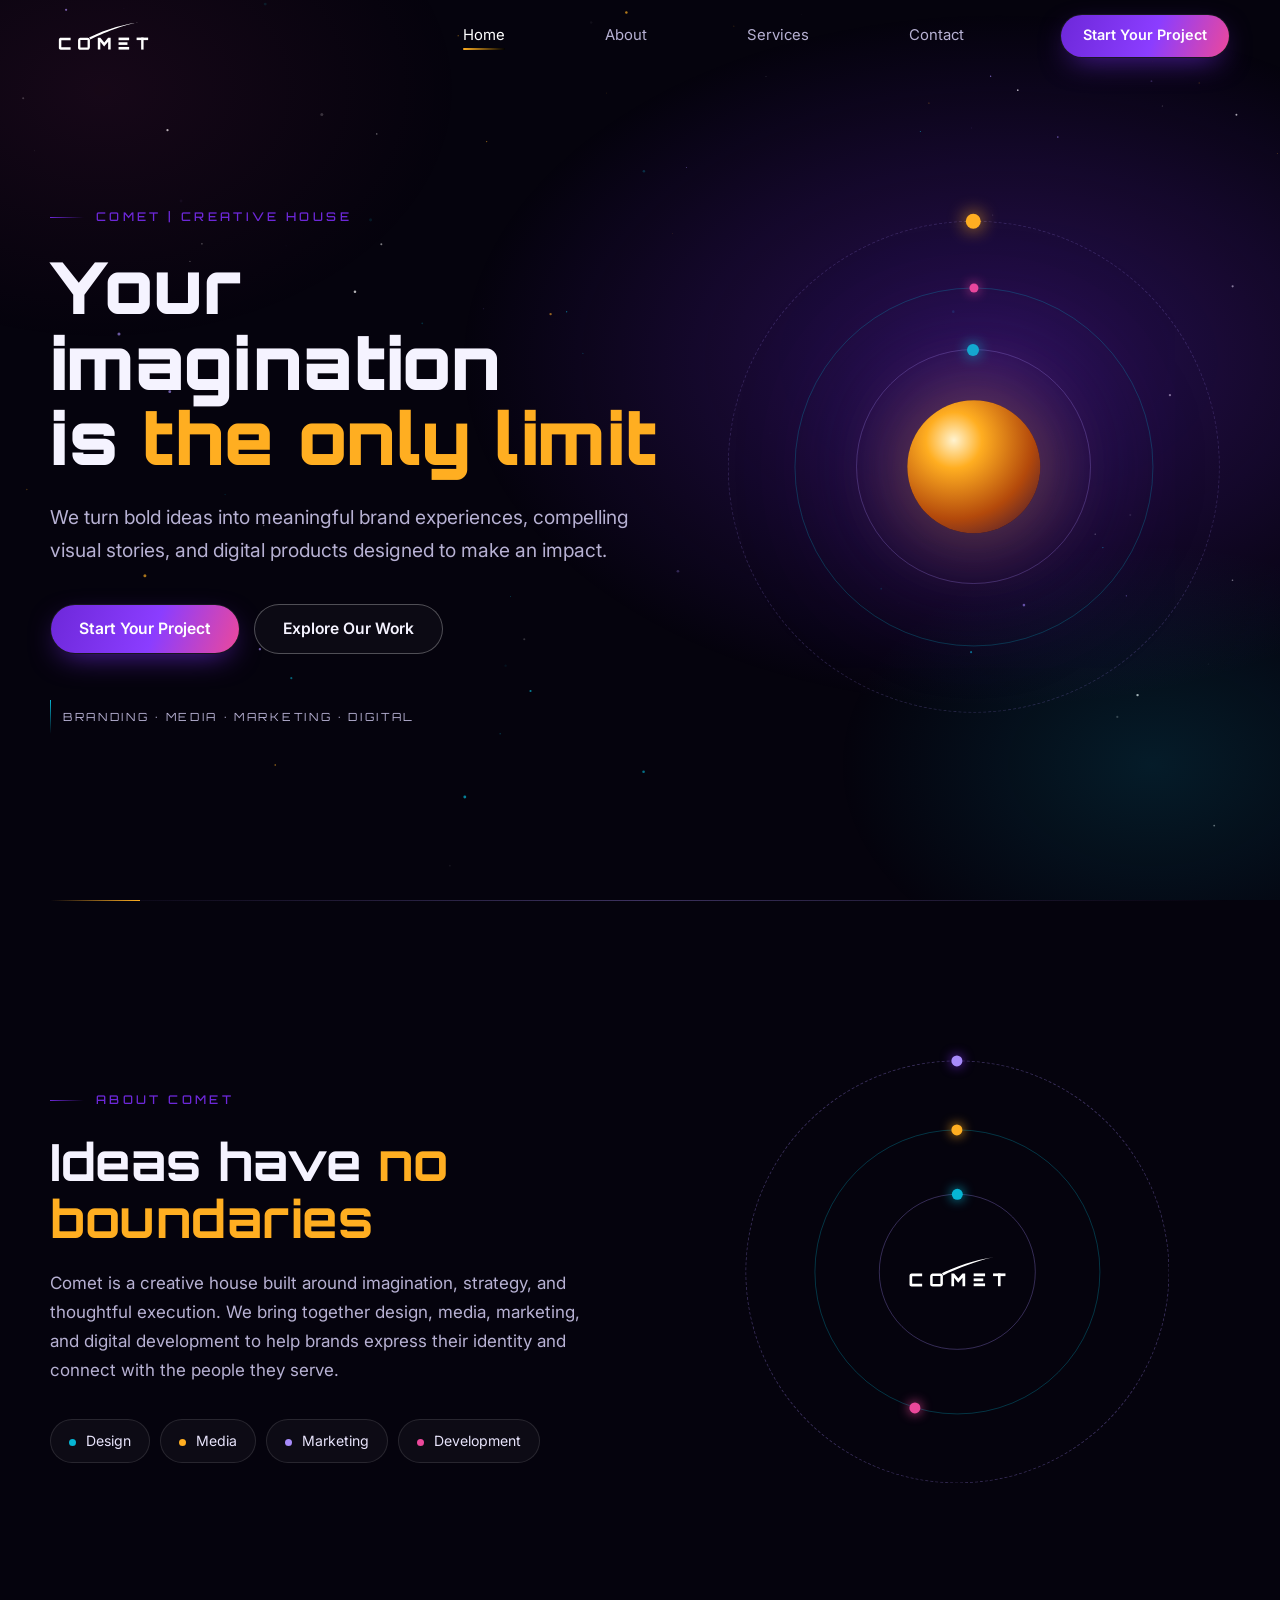
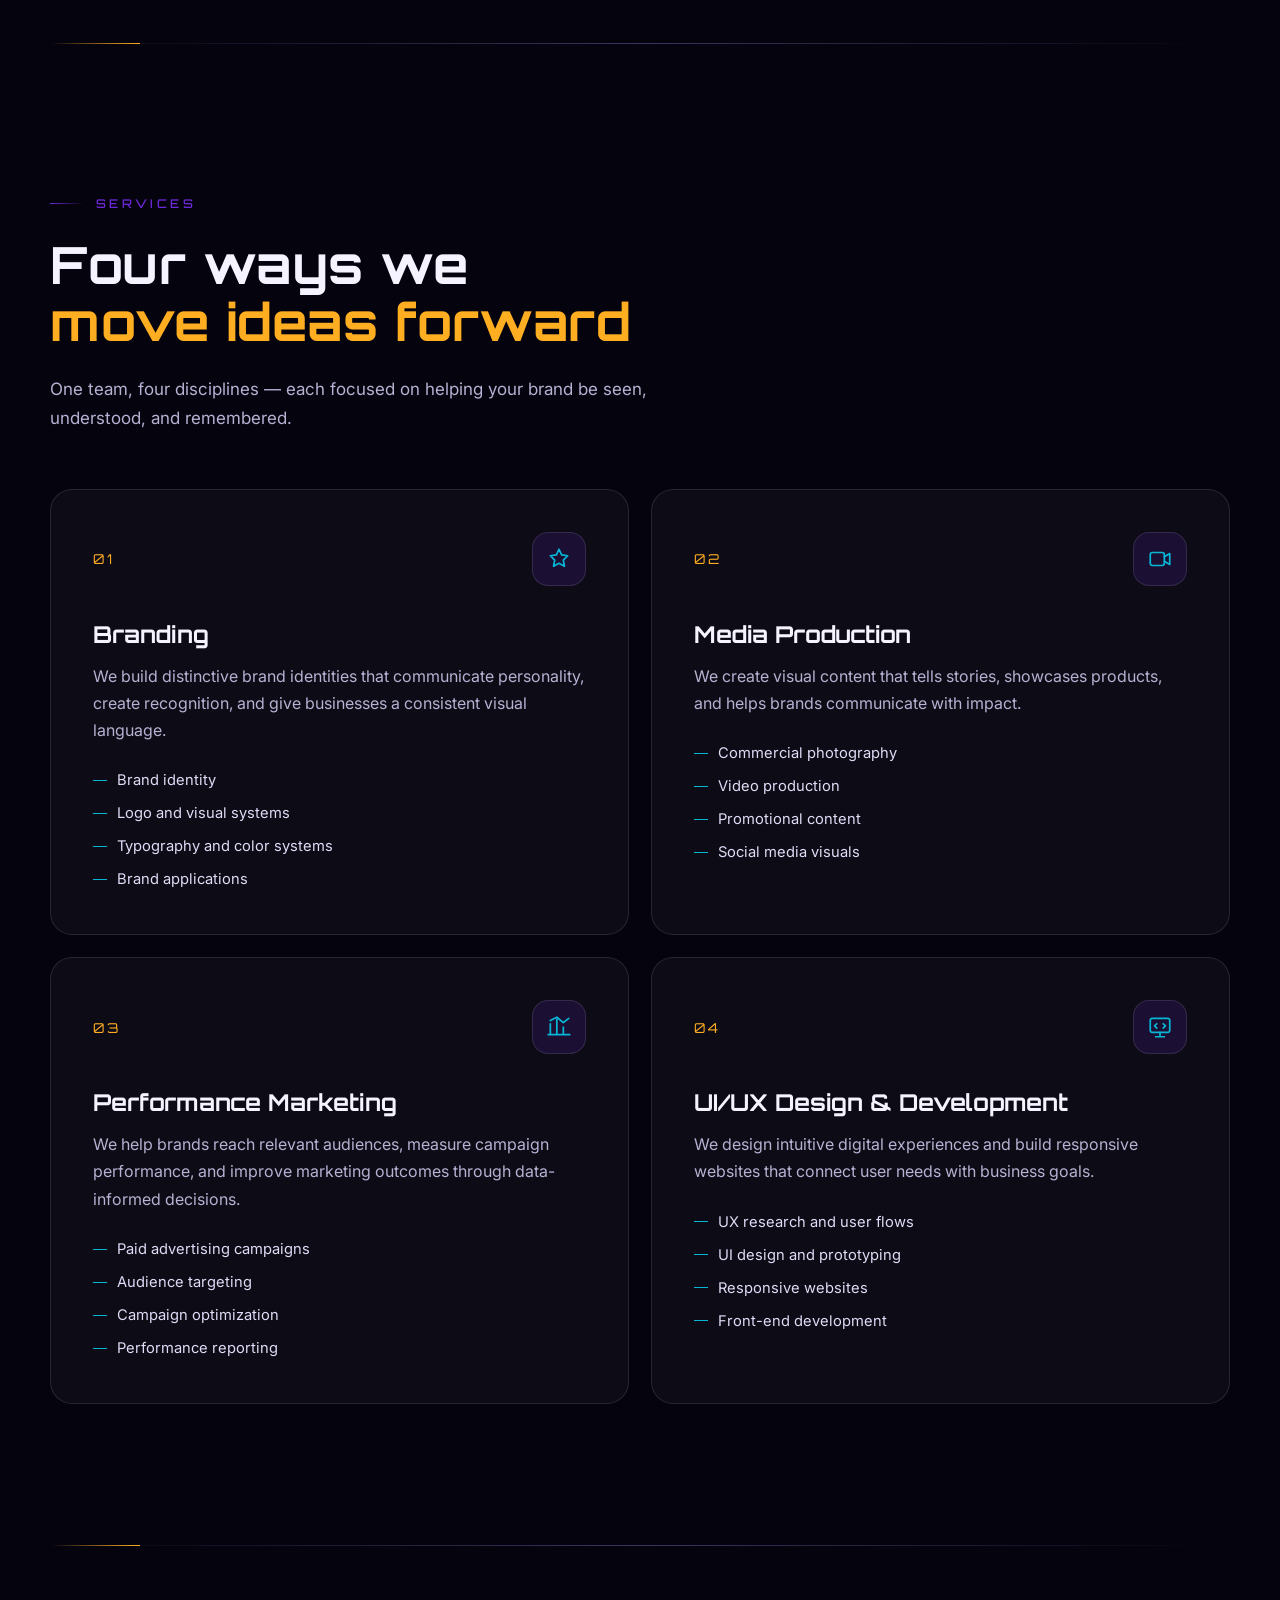
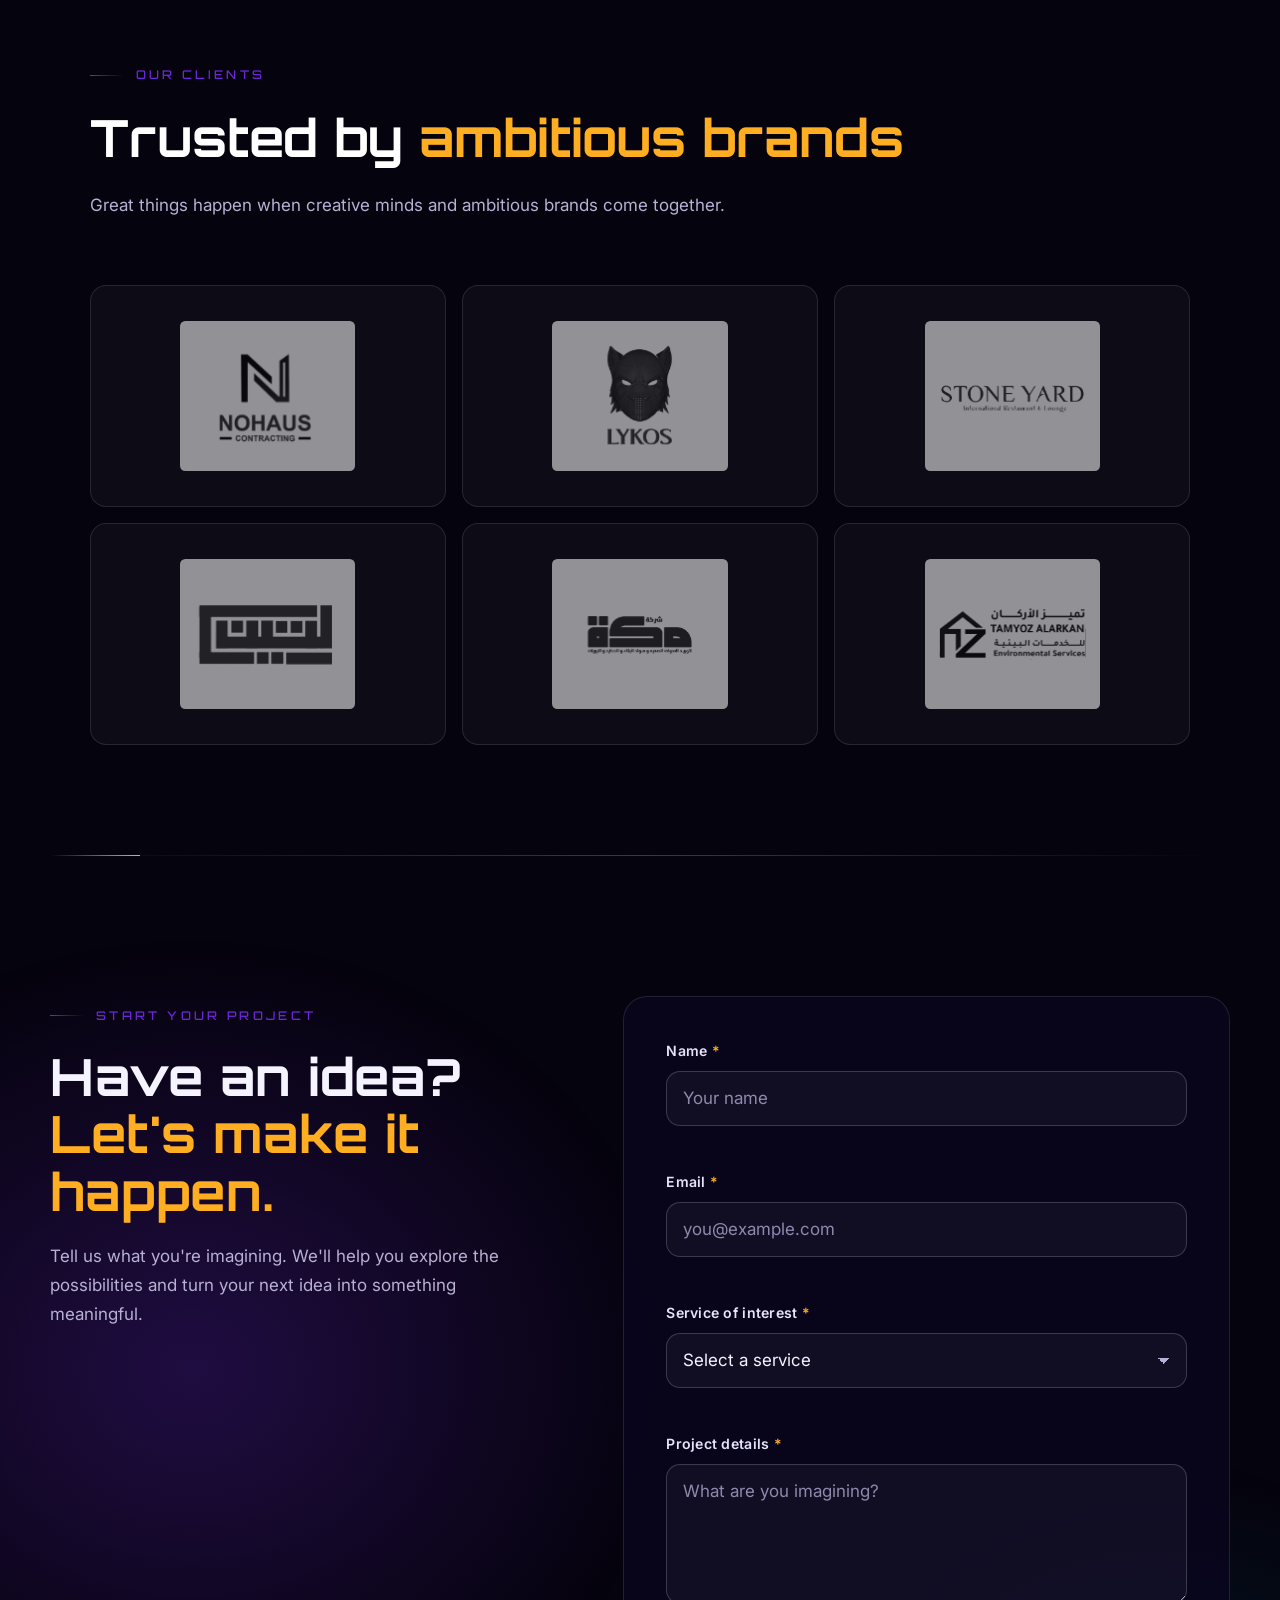
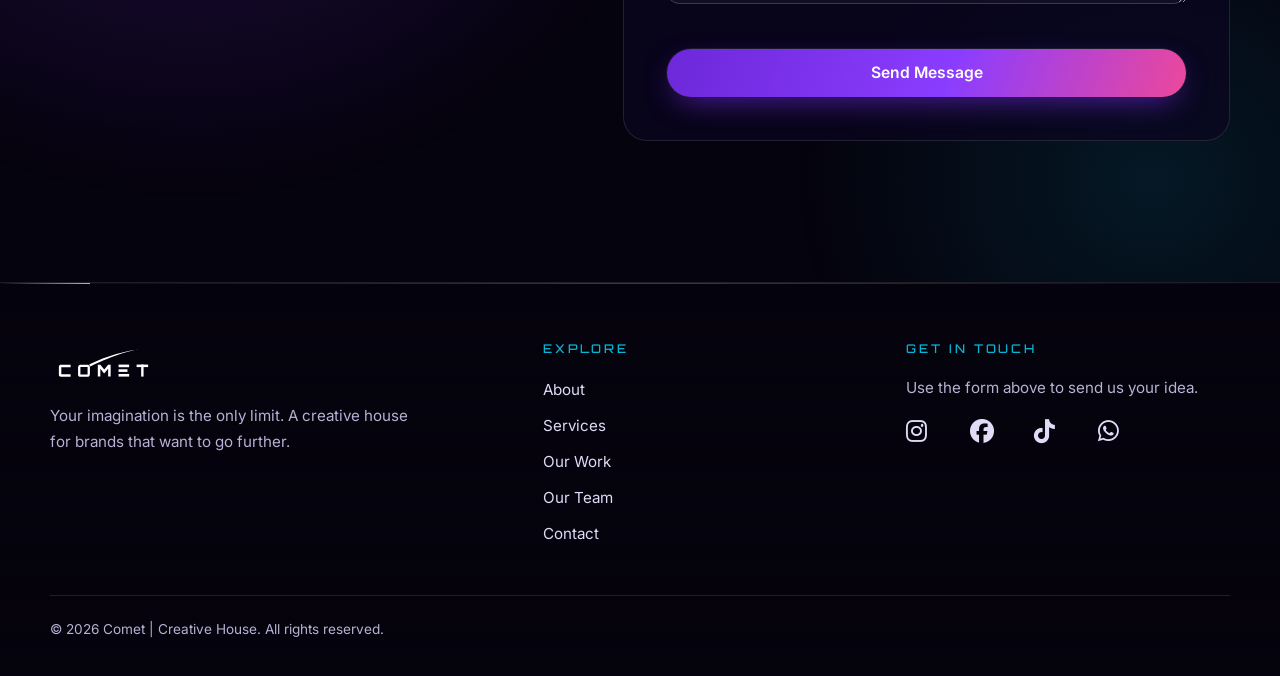
<file: index.html>
<!DOCTYPE html>
<html lang="en">

<head>
  <meta charset="utf-8">
  <meta name="viewport" content="width=device-width, initial-scale=1">
  <title>Comet | Creative House</title>
  <meta name="description"
    content="Comet | Creative House turns bold ideas into meaningful brand experiences, compelling visual stories, and digital products designed to make an impact.">
  <meta name="theme-color" content="#05030d">
  <link rel="preconnect" href="https://fonts.googleapis.com">
  <link rel="preconnect" href="https://fonts.gstatic.com" crossorigin>
  <link rel="stylesheet" href="https://cdnjs.cloudflare.com/ajax/libs/font-awesome/6.7.2/css/all.min.css">
  <link rel="icon" href="./media/favicon.svg">
  <link
    href="https://fonts.googleapis.com/css2?family=Cairo:wght@400;600;700&family=Inter:wght@400;500;600&family=Orbitron:wght@500;700;900&display=swap"
    rel="stylesheet">
  <script>document.documentElement.classList.add('js');</script>

  <style>
    /* ==========================================================================
   COMET | CREATIVE HOUSE — single-file stylesheet
   1. Tokens  2. Base  3. Layout  4. Nav  5. Hero  6. About  7. Services
   8. Work  9. Team  10. Contact  11. Footer  12. Motion helpers  13. Responsive
   ========================================================================== */

    /* 1. TOKENS ---------------------------------------------------------------- */
    :root {
      --bg: #05030d;
      --bg-2: #0a0620;
      --purple: #6D28D9;
      --purple-soft: #a78bfa;
      /* lighter tint for text on dark (contrast) */
      --cyan: #06B6D4;
      --yellow: #FFAE21;
      --pink: #EC489B;
      --text: #f5f3ff;
      --muted: #b7b1d3;
      --line: rgba(255, 255, 255, .11);
      --card: rgba(255, 255, 255, .035);
      --font-display: 'Orbitron', 'Cairo', system-ui, sans-serif;
      --font-body: 'Inter', 'Cairo', system-ui, -apple-system, 'Segoe UI', sans-serif;
      --nav-h: 72px;
      --ease: cubic-bezier(.22, .8, .24, 1);
      --wrap: 1180px;
    }

    /* 2. BASE ------------------------------------------------------------------ */
    *,
    *::before,
    *::after {
      box-sizing: border-box
    }

    html {
      scroll-behavior: smooth;
      -webkit-text-size-adjust: 100%
    }

    body {
      margin: 0;
      background: var(--bg);
      color: var(--text);
      font-family: var(--font-body);
      font-size: 1.0625rem;
      line-height: 1.7;
      overflow-x: hidden;
      position: relative;
    }

    img,
    svg {
      max-width: 100%;
      display: block
    }

    a {
      color: inherit;
      text-decoration: none
    }

    h1,
    h2,
    h3,
    p,
    ul {
      margin: 0
    }

    ul {
      padding: 0;
      list-style: none
    }

    button,
    input,
    select,
    textarea {
      font: inherit;
      color: inherit
    }

    :focus-visible {
      outline: 2px solid var(--cyan);
      outline-offset: 3px;
      border-radius: 6px
    }

    ::selection {
      background: var(--purple);
      color: #fff
    }

    .sr-only {
      position: absolute;
      width: 1px;
      height: 1px;
      overflow: hidden;
      clip: rect(0 0 0 0);
      white-space: nowrap
    }

    .skip {
      position: fixed;
      left: 12px;
      top: -60px;
      z-index: 100;
      background: var(--yellow);
      color: #1a1000;
      padding: 10px 16px;
      border-radius: 8px;
      font-weight: 600;
      transition: top .2s
    }

    .skip:focus {
      top: 12px
    }

    #stars {
      position: fixed;
      inset: 0;
      width: 100%;
      height: 100%;
      z-index: 0;
      pointer-events: none
    }

    main,
    header,
    footer {
      position: relative;
      z-index: 1
    }

    /* 3. LAYOUT ---------------------------------------------------------------- */
    .wrap {
      width: min(var(--wrap), 100% - 40px);
      margin-inline: auto
    }

    section {
      position: relative;
      padding: clamp(80px, 11vw, 150px) 0;
      scroll-margin-top: var(--nav-h)
    }

    .eyebrow {
      font-family: var(--font-display);
      font-size: .75rem;
      letter-spacing: .28em;
      text-transform: uppercase;
      color: var(--purple);
      display: inline-flex;
      align-items: center;
      gap: 12px;
      margin-bottom: 22px;
      font-weight: 500
    }

    .eyebrow::before {
      content: "";
      width: 34px;
      height: 1px;
      background: linear-gradient(90deg, var(--purple), transparent)
    }

    h2.title {
      font-family: var(--font-display);
      font-weight: 700;
      line-height: 1.12;
      font-size: clamp(1.8rem, 4.4vw, 3.2rem);
      letter-spacing: .01em;
      overflow-wrap: anywhere;
    }

    .lead {
      color: var(--muted);
      max-width: 60ch;
      margin-top: 22px
    }

    .grad {
      /* background: linear-gradient(100deg, var(--purple-soft) 0%, var(--cyan) 55%, var(--yellow) 100%); */
      background-color: var(--yellow);
      -webkit-background-clip: text;
      background-clip: text;
      color: transparent
    }

    /* orbital divider between sections */
    .divider {
      position: relative;
      height: 1px;
      width: min(var(--wrap), 100% - 40px);
      margin-inline: auto;
      background: linear-gradient(90deg, transparent, rgba(167, 139, 250, .35), transparent);
      overflow: hidden
    }

    .divider i {
      position: absolute;
      top: -1px;
      left: 0;
      width: 90px;
      height: 3px;
      border-radius: 3px;
      background: linear-gradient(90deg, transparent, var(--yellow));
      animation: sweep 9s linear infinite
    }

    @keyframes sweep {
      from {
        transform: translateX(-120px)
      }

      to {
        transform: translateX(1300px)
      }
    }

    /* buttons */
    .btn {
      position: relative;
      overflow: hidden;
      isolation: isolate;
      display: inline-flex;
      align-items: center;
      justify-content: center;
      gap: 10px;
      min-height: 50px;
      padding: 0 28px;
      border-radius: 999px;
      font-weight: 600;
      font-size: .98rem;
      cursor: pointer;
      border: 1px solid transparent;
      transition: transform .25s var(--ease), box-shadow .25s var(--ease), border-color .25s, background .25s;
    }

    .btn::after {
      /* comet highlight sweeping across */
      content: "";
      position: absolute;
      top: 0;
      bottom: 0;
      left: 0;
      width: 55%;
      z-index: -1;
      background: linear-gradient(100deg, transparent, rgba(255, 255, 255, .38), transparent);
      transform: translateX(-130%) skewX(-18deg);
      transition: transform .7s var(--ease);
    }

    .btn:hover::after,
    .btn:focus-visible::after {
      transform: translateX(260%) skewX(-18deg)
    }

    .btn:hover {
      transform: translateY(-2px)
    }

    .btn-primary {
      background: linear-gradient(110deg, var(--purple) 0%, #8b3dff 55%, var(--pink) 100%);
      color: #fff;
      box-shadow: 0 10px 30px -10px rgba(109, 40, 217, .8);
      border: 1px solid rgba(255, 255, 255, 0.08);
      outline: none;
      background-clip: padding-box;
    }

    .btn-primary:hover {
      box-shadow: 0 14px 36px -8px rgba(109, 40, 217, .95)
    }

    .btn-ghost {
      border-color: rgba(255, 255, 255, .28);
      background: rgba(255, 255, 255, .03)
    }

    .btn-ghost:hover {
      border-color: var(--cyan);
      color: #fff
    }

    .btn[disabled] {
      opacity: .65;
      cursor: progress;
      transform: none
    }

    /* 4. NAV ------------------------------------------------------------------- */
    .site-header {
      position: fixed;
      top: 0;
      left: 0;
      right: 0;
      height: var(--nav-h);
      z-index: 50;
      transition: background .3s, border-color .3s, backdrop-filter .3s;
      border-bottom: 1px solid transparent
    }

    .site-header.scrolled {
      background: rgba(5, 3, 13, .86);
      border-color: var(--line);
      backdrop-filter: blur(10px);
      -webkit-backdrop-filter: blur(10px)
    }

    .nav {
      height: 100%;
      display: flex;
      align-items: center;
      justify-content: space-between;
      gap: 20px
    }

    .brand {
      display: flex;
      align-items: center;
      gap: 12px;
      min-height: 44px;
    }

    .brand img {
      height: 38px;
      width: auto
    }

    .brand-mark {
      position: relative;
      width: 22px;
      height: 22px;
      flex: none
    }

    .brand-mark::before {
      content: "";
      position: absolute;
      right: 0;
      bottom: 0;
      width: 11px;
      height: 11px;
      border-radius: 50%;
      background: var(--yellow);
      box-shadow: 0 0 12px var(--yellow)
    }

    .brand-mark::after {
      content: "";
      position: absolute;
      right: 5px;
      bottom: 5px;
      width: 24px;
      height: 3px;
      border-radius: 3px;
      transform-origin: right center;
      transform: rotate(-135deg) translateX(0);
      background: linear-gradient(90deg, transparent, var(--purple-soft))
    }

    .brand-text {
      display: flex;
      flex-direction: column;
      line-height: 1
    }

    .brand-text b {
      font-family: var(--font-display);
      font-weight: 900;
      letter-spacing: .2em;
      font-size: 1.05rem
    }

    .brand-text b img {
      height: 48px;
    }

    .brand-text small {
      font-size: .62rem;
      letter-spacing: .32em;
      text-transform: uppercase;
      color: var(--muted);
      margin-top: 5px
    }

    .nav-links {
      display: flex;
      align-items: center;
      gap: 72px;
    }

    .nav-links a.link {
      position: relative;
      display: inline-flex;
      align-items: center;
      min-height: 44px;
      padding: 0 14px;
      font-size: .93rem;
      color: var(--muted);
      transition: color .2s
    }

    .nav-links a.link::after {
      content: "";
      position: absolute;
      left: 14px;
      right: 14px;
      bottom: 8px;
      height: 2px;
      border-radius: 2px;
      background: linear-gradient(90deg, var(--yellow), #000);
      transform: scaleX(0);
      transform-origin: left;
      transition: transform .3s var(--ease)
    }

    .nav-links a.link:hover,
    .nav-links a.link.active {
      color: #fff
    }

    .nav-links a.link:hover::after,
    .nav-links a.link.active::after {
      transform: scaleX(1)
    }

    .nav-links .btn {
      min-height: 44px;
      padding: 0 22px;
      font-size: .9rem;
      margin-left: 10px
    }

    .menu-toggle {
      display: none;
      width: 46px;
      height: 46px;
      border-radius: 12px;
      border: 1px solid var(--line);
      background: rgba(255, 255, 255, .04);
      cursor: pointer;
      align-items: center;
      justify-content: center
    }

    .menu-toggle span,
    .menu-toggle span::before,
    .menu-toggle span::after {
      display: block;
      width: 20px;
      height: 2px;
      background: #fff;
      border-radius: 2px;
      transition: transform .3s var(--ease), background .2s;
      position: relative
    }

    .menu-toggle span::before,
    .menu-toggle span::after {
      content: "";
      position: absolute;
      left: 0
    }

    .menu-toggle span::before {
      top: -6px
    }

    .menu-toggle span::after {
      top: 6px
    }

    .menu-toggle[aria-expanded="true"] span {
      background: transparent
    }

    .menu-toggle[aria-expanded="true"] span::before {
      transform: translateY(6px) rotate(45deg)
    }

    .menu-toggle[aria-expanded="true"] span::after {
      transform: translateY(-6px) rotate(-45deg)
    }

    /* 5. HERO ------------------------------------------------------------------ */
    .hero {
      min-height: 100svh;
      display: flex;
      align-items: center;
      padding: calc(var(--nav-h) + 40px) 0 80px;
      overflow: hidden
    }

    .hero::before {
      /* nebula glows */
      content: "";
      position: absolute;
      inset: 0;
      z-index: -1;
      background:
        radial-gradient(60% 55% at 78% 40%, rgba(109, 40, 217, .34), transparent 70%),
        radial-gradient(35% 35% at 90% 85%, rgba(6, 182, 212, .14), transparent 70%),
        radial-gradient(40% 40% at 8% 10%, rgba(236, 72, 155, .08), transparent 70%);
    }

    .hero-grid {
      display: grid;
      grid-template-columns: 1.1fr .9fr;
      gap: 40px;
      align-items: center
    }

    .hero h1 {
      font-family: var(--font-display);
      font-weight: 900;
      line-height: 1.05;
      letter-spacing: .005em;
      font-size: clamp(2.1rem, 5.6vw, 4.9rem);
      overflow-wrap: anywhere;
    }

    .hero h1 .l {
      display: block
    }

    .hero .sub {
      margin-top: 26px;
      color: var(--muted);
      font-size: clamp(1.02rem, 1.5vw, 1.2rem);
      max-width: 52ch
    }

    .hero-cta {
      display: flex;
      flex-wrap: wrap;
      gap: 14px;
      margin-top: 38px
    }

    .hero-note {
      margin-top: 46px;
      display: flex;
      align-items: center;
      gap: 12px;
      font-family: var(--font-display);
      font-size: .7rem;
      letter-spacing: .24em;
      text-transform: uppercase;
      color: var(--muted)
    }

    .hero-note i {
      width: 1px;
      height: 34px;
      background: linear-gradient(var(--cyan), transparent)
    }

    /* orbit artwork */
    .orbit-stage {
      position: relative;
      width: min(520px, 100%);
      aspect-ratio: 1;
      margin-inline: auto;
      will-change: transform
    }

    .core {
      position: absolute;
      left: 50%;
      top: 50%;
      width: 26%;
      aspect-ratio: 1;
      transform: translate(-50%, -50%);
      border-radius: 50%;
      background: radial-gradient(circle at 35% 30%, #fff3d0 0, var(--yellow) 22%, #b3490b 62%, #2a0d3d 100%);
      box-shadow: 0 0 70px 10px rgba(255, 174, 33, .28), 0 0 140px 30px rgba(109, 40, 217, .35)
    }

    .ring {
      position: absolute;
      left: 50%;
      top: 50%;
      border-radius: 50%;
      border: 1px solid rgba(167, 139, 250, .28);
      transform: translate(-50%, -50%)
    }

    .ring.r1 {
      width: 46%;
      height: 46%
    }

    .ring.r2 {
      width: 70%;
      height: 70%;
      border-color: rgba(6, 182, 212, .25)
    }

    .ring.r3 {
      width: 96%;
      height: 96%;
      border-style: dashed;
      border-color: rgba(167, 139, 250, .2)
    }

    .spin {
      position: absolute;
      inset: 0;
      border-radius: 50%;
      animation: spin 20s linear infinite
    }

    .r2 .spin {
      animation-duration: 34s;
      animation-direction: reverse
    }

    .r3 .spin {
      animation-duration: 52s
    }

    @keyframes spin {
      to {
        transform: rotate(360deg)
      }
    }

    #about .diagram .center img {
      width: 50%;
      margin: auto;
    }

    .body-dot {
      position: absolute;
      top: 0;
      left: 50%;
      width: 12px;
      height: 12px;
      margin: -6px 0 0 -6px;
      border-radius: 50%
    }

    .r1 .body-dot {
      background: var(--cyan);
      box-shadow: 0 0 14px var(--cyan)
    }

    .r2 .body-dot {
      background: var(--pink);
      width: 9px;
      height: 9px;
      margin: -4.5px 0 0 -4.5px;
      box-shadow: 0 0 12px var(--pink)
    }

    .r3 .body-dot {
      background: var(--yellow);
      width: 15px;
      height: 15px;
      margin: -7.5px 0 0 -7.5px;
      box-shadow: 0 0 18px var(--yellow)
    }

    .r3 .body-dot::before {
      display:none;
      content: "";
      position: absolute;
      right: 100%;
      top: 50%;
      width: 120px;
      height: 3px;
      margin-top: -1.5px;
      border-radius: 3px;
      background: linear-gradient(90deg, transparent, rgba(255, 174, 33, .9))
    }

    /* shooting comet crossing the hero */
    .shoot {
      position: absolute;
      top: 25%;
      right: -10%;
      width: 200px;
      height: 2px;
      z-index: 0;
      opacity: 0;
      border-radius: 2px;
      /* background: linear-gradient(90deg, transparent, rgba(6, 182, 212, .9), #fff); */
      background: linear-gradient(90deg, #fff, rgba(6, 182, 212, .9), transparent);
      animation: shoot 11s ease-in infinite 2s
    }

    .shoot::after {
      content: "";
      position: absolute;
      left: -2px;
      top: -3px;
      width: 8px;
      height: 8px;
      border-radius: 50%;
      background: #fff;
      box-shadow: 0 0 14px 3px var(--cyan)
    }

    @keyframes shoot {
      0% {
        opacity: 0;
        transform: translate3d(0, 0, 0) rotate(-24deg)
      }

      4% {
        opacity: 1
      }

      16% {
        opacity: 0;
        transform: translate3d(-1300px, 520px, 0) rotate(-24deg)
      }

      100% {
        opacity: 0;
        transform: translate3d(-1300px, 520px, 0) rotate(-24deg)
      }
    }

    .shoot.b {
      top: 15%;
      right: 0;
      animation-delay: 7s;
      animation-duration: 14s;
      width: 150px;
      background: linear-gradient(90deg, #fff, rgba(255, 174, 33, .9), transparent);
    }

    .shoot.b::after {
      box-shadow: 0 0 14px 3px var(--yellow)
    }

    /* 6. ABOUT ----------------------------------------------------------------- */
    .about-grid {
      display: grid;
      grid-template-columns: 1fr 1fr;
      gap: clamp(40px, 7vw, 100px);
      align-items: center
    }

    .pillars {
      display: flex;
      flex-wrap: wrap;
      gap: 10px;
      margin-top: 34px
    }

    .pillars li {
      padding: 9px 18px;
      border: 1px solid var(--line);
      border-radius: 999px;
      font-size: .88rem;
      color: #e7e3fb;
      background: var(--card)
    }

    .pillars li::before {
      content: "";
      display: inline-block;
      width: 7px;
      height: 7px;
      border-radius: 50%;
      margin-right: 10px;
      background: var(--cyan)
    }

    .pillars li:nth-child(2)::before {
      background: var(--yellow)
    }

    .pillars li:nth-child(3)::before {
      background: var(--purple-soft)
    }

    .pillars li:nth-child(4)::before {
      background: var(--pink)
    }

    .diagram {
      position: relative;
      width: min(460px, 100%);
      aspect-ratio: 1;
      margin-inline: auto
    }

    .diagram .ring {
      border-color: rgba(167, 139, 250, .3)
    }

    .diagram .d1 {
      width: 34%;
      height: 34%
    }

    .diagram .d2 {
      width: 62%;
      height: 62%;
      border-color: rgba(6, 182, 212, .28)
    }

    .diagram .d3 {
      width: 92%;
      height: 92%;
      border-style: dashed
    }

    .diagram .spin {
      animation-duration: 26s
    }

    .diagram .d2 .spin {
      animation-duration: 40s;
      animation-direction: reverse
    }

    .diagram .d3 .spin {
      animation-duration: 60s
    }

    .diagram .body-dot {
      width: 11px;
      height: 11px;
      margin: -5.5px 0 0 -5.5px
    }

    .diagram .d1 .body-dot {
      background: var(--cyan);
      box-shadow: 0 0 12px var(--cyan)
    }

    .diagram .d2 .body-dot {
      background: var(--yellow);
      box-shadow: 0 0 12px var(--yellow)
    }

    .diagram .d2 .body-dot.two {
      left: 35%;
      top: auto;
      bottom: 0;
      background: var(--pink);
      box-shadow: 0 0 12px var(--pink)
    }

    .diagram .d3 .body-dot {
      background: var(--purple-soft);
      box-shadow: 0 0 12px var(--purple)
    }

    .diagram .center {
      position: absolute;
      left: 50%;
      top: 50%;
      transform: translate(-50%, -50%);
      font-family: var(--font-display);
      font-weight: 900;
      font-size: clamp(.8rem, 2vw, 1.05rem);
      letter-spacing: .22em;
      text-align: center;
      line-height: 1.5
    }

    .diagram .center small {
      display: block;
      font-size: .55em;
      letter-spacing: .3em;
      color: var(--muted);
      font-weight: 500
    }

    /* 7. SERVICES -------------------------------------------------------------- */
    .section-head {
      display: flex;
      flex-wrap: wrap;
      align-items: end;
      justify-content: space-between;
      gap: 24px;
      margin-bottom: 56px
    }

    .section-head .lead {
      margin-top: 0
    }

    .services {
      display: grid;
      grid-template-columns: repeat(2, 1fr);
      gap: 22px
    }

    .service {
      position: relative;
      padding: clamp(26px, 3.4vw, 42px);
      border: 1px solid var(--line);
      border-radius: 22px;
      background: var(--card);
      overflow: hidden;
      transition: transform .35s var(--ease), border-color .35s, box-shadow .35s;
    }

    .service::before {
      content: "";
      position: absolute;
      inset: 0;
      opacity: 0;
      transition: opacity .35s;
      pointer-events: none;
      background: radial-gradient(380px circle at var(--mx, 50%) var(--my, 0%), rgba(109, 40, 217, .28), transparent 70%)
    }

    .service:hover {
      transform: translateY(-6px);
      border-color: rgba(167, 139, 250, .5);
      box-shadow: 0 24px 50px -28px rgba(109, 40, 217, .9)
    }

    .service:hover::before {
      opacity: 1
    }

    .service>* {
      position: relative
    }

    .s-top {
      display: flex;
      align-items: center;
      justify-content: space-between;
      margin-bottom: 34px
    }

    .s-num {
      font-family: var(--font-display);
      font-size: .85rem;
      letter-spacing: .2em;
      color: var(--yellow)
    }

    .s-icon {
      width: 54px;
      height: 54px;
      border-radius: 16px;
      display: grid;
      place-items: center;
      border: 1px solid var(--line);
      background: rgba(109, 40, 217, .16)
    }

    .s-icon svg {
      width: 26px;
      height: 26px;
      stroke: var(--cyan);
      fill: none;
      stroke-width: 1.6;
      stroke-linecap: round;
      stroke-linejoin: round
    }

    .service h3 {
      font-family: var(--font-display);
      font-size: clamp(1.15rem, 2vw, 1.45rem);
      font-weight: 700;
      line-height: 1.25
    }

    .service p {
      margin-top: 14px;
      color: var(--muted);
      font-size: 1rem
    }

    .service ul {
      margin-top: 24px;
      display: grid;
      gap: 8px;
      font-size: .92rem;
      color: #e0dbf7
    }

    .service li {
      display: flex;
      gap: 10px;
      align-items: flex-start
    }

    .service li::before {
      content: "";
      flex: none;
      width: 14px;
      height: 1px;
      margin-top: .8em;
      background-color: var(--cyan);
    }

    /* 8. WORK ------------------------------------------------------------------ */
    .work-grid {
      display: grid;
      grid-template-columns: repeat(12, 1fr);
      gap: 24px
    }

    .work {
      grid-column: span 6
    }

    .work:nth-child(4n+1) {
      grid-column: span 7
    }

    .work:nth-child(4n+2) {
      grid-column: span 5
    }

    .work:nth-child(4n+3) {
      grid-column: span 5
    }

    .work:nth-child(4n) {
      grid-column: span 7
    }

    .thumb {
      position: relative;
      overflow: hidden;
      border-radius: 20px;
      aspect-ratio: 16/10;
      border: 1px solid var(--line);
      background: #0c0824;
      display: flex;
      align-items: center;
      justify-content: center;
    }

    .thumb .art {
      transition: transform .9s var(--ease)
    }

    .thumb .art-one,
    .thumb .art-two,
    .thumb .art-three,
    .thumb .art-four {
      /* position: absolute;
      inset: -6%; */
      border: 1px solid var(--yellow);
      border-radius: 8px;
      margin: auto;
      width: 80%;
      height: 70%;
      transition: transform .9s var(--ease);
      overflow: hidden;
      display: flex;
      align-items: center;
      justify-content: center;
    }

    .thumb .art-one img {
      width: 100%;
    }

    .thumb .art-three img {
      width: 100%;
    }

    .work:hover .art,
    .work:hover .art-one,
    .work:hover .art-two,
    .work:hover .art-three,
    .work:hover .art-four,
    .work:focus-within .art {
      transform: scale(1.07) translate3d(-1.5%, -1.5%, 0)
    }

    /* 
    .website-preview {
      width: 80%;
      height: 80%;
      overflow: hidden;
      border-radius: 16px;
      border: 1px solid rgba(255, 255, 255, 0.12);
      background: #000;
      margin: auto;
    } */
    iframe {
      width: 100%;
      height: 100%;
      display: block;
      border: none;
    }


    /* .art.a1 {
      background: radial-gradient(circle at 70% 30%, rgba(255, 174, 33, .9) 0 6%, transparent 7%), radial-gradient(60% 60% at 30% 70%, rgba(109, 40, 217, .85), transparent 70%), linear-gradient(135deg, #0b0720, #1a0b45)
    }

    .art.a2 {
      background: repeating-radial-gradient(circle at 50% 120%, transparent 0 22px, rgba(6, 182, 212, .35) 23px 24px), linear-gradient(160deg, #071a2a, #0b0720)
    }

    .art.a3 {
      background: conic-gradient(from 210deg at 40% 60%, #6D28D9, #EC489B, #FFAE21, #06B6D4, #6D28D9);
      filter: saturate(.9) brightness(.62)
    }

    .art.a4 {
      background: linear-gradient(115deg, transparent 0 40%, rgba(6, 182, 212, .5) 40.4% 41%, transparent 41.4%), linear-gradient(115deg, transparent 0 55%, rgba(255, 174, 33, .5) 55.4% 56%, transparent 56.4%), radial-gradient(70% 70% at 80% 20%, rgba(236, 72, 155, .45), transparent 70%), linear-gradient(135deg, #0b0720, #12082e)
    } */

    .badge {
      position: absolute;
      left: 16px;
      top: 16px;
      z-index: 2;
      padding: 6px 12px;
      border-radius: 999px;
      font-size: .72rem;
      letter-spacing: .12em;
      text-transform: uppercase;
      background: rgba(5, 3, 13, .78);
      border: 1px solid var(--line);
      color: var(--yellow)
    }

    .work-meta {
      padding: 20px 4px 0
    }

    .work-meta .cat {
      font-family: var(--font-display);
      font-size: .7rem;
      letter-spacing: .22em;
      text-transform: uppercase;
      color: var(--cyan)
    }

    .work-meta h3 {
      margin-top: 8px;
      font-size: 1.25rem;
      font-weight: 600;
      font-family: var(--font-body)
    }

    .work-meta p {
      margin-top: 6px;
      color: var(--muted);
      font-size: .97rem;
      max-width: 52ch
    }

    .work-link {
      display: inline-flex;
      align-items: center;
      gap: 8px;
      margin-top: 14px;
      min-height: 44px;
      font-weight: 600;
      color: var(--yellow)
    }

    .work-link span {
      transition: transform .25s var(--ease)
    }

    .work-link:hover span {
      transform: translateX(5px)
    }

    .work-foot {
      margin-top: 46px;
      color: var(--muted);
      font-size: .93rem;
      border-left: 2px solid var(--purple);
      padding-left: 16px;
      max-width: 70ch
    }

    /* 9. TEAM ------------------------------------------------------------------ */
    .team {
      display: grid;
      grid-template-columns: repeat(4, 1fr);
      gap: 22px
    }

    .member {
      text-align: center;
      padding: 36px 20px 32px;
      border: 1px solid var(--line);
      border-radius: 22px;
      background: var(--card);
      transition: transform .35s var(--ease), border-color .35s
    }

    .member:hover {
      transform: translateY(-6px);
      border-color: rgba(6, 182, 212, .5)
    }

    .avatar {
      position: relative;
      width: 132px;
      height: 132px;
      margin: 0 auto 26px;
      display: grid;
      place-items: center
    }

    .avatar .ring {
      width: 100%;
      height: 100%;
      border-color: rgba(167, 139, 250, .35)
    }

    .avatar .spin {
      animation-duration: 14s
    }

    .avatar .body-dot {
      width: 9px;
      height: 9px;
      margin: -4.5px 0 0 -4.5px;
      background: var(--cyan);
      box-shadow: 0 0 10px var(--cyan)
    }

    .member:nth-child(2) .body-dot {
      background: var(--yellow);
      box-shadow: 0 0 10px var(--yellow)
    }

    .member:nth-child(3) .body-dot {
      background: var(--pink);
      box-shadow: 0 0 10px var(--pink)
    }

    .member:nth-child(4) .body-dot {
      background: var(--purple-soft);
      box-shadow: 0 0 10px var(--purple)
    }

    .avatar .face {
      width: 96px;
      height: 96px;
      border-radius: 50%;
      display: grid;
      place-items: center;
      font-family: var(--font-display);
      font-weight: 900;
      font-size: 1.9rem;
      background: radial-gradient(circle at 30% 25%, #3b1a8a, #150a38 70%);
      border: 1px solid rgba(167, 139, 250, .4)
    }

    .team .face i {
      width: 48px;
    }

    .team .face .one {
      color: var(--cyan);
    }

    .team .face .two {
      color: var(--yellow);
    }

    .team .face .three {
      color: var(--pink);
    }

    .team .face .four {
      color: var(--purple);
    }

    .avatar img {
      width: 96px;
      height: 96px;
      border-radius: 50%;
      object-fit: cover
    }

    .member h3 {
      font-family: var(--font-display);
      font-size: 1.1rem;
      letter-spacing: .14em;
      font-weight: 700
    }

    .member p {
      margin-top: 8px;
      color: var(--muted);
      font-size: .95rem
    }

    /* 10. CONTACT -------------------------------------------------------------- */
    .contact {
      overflow: hidden
    }

    .contact::before {
      content: "";
      position: absolute;
      inset: 0;
      z-index: -1;
      background: radial-gradient(55% 60% at 15% 50%, rgba(109, 40, 217, .26), transparent 70%), radial-gradient(40% 45% at 90% 90%, rgba(6, 182, 212, .12), transparent 70%)
    }

    .contact-grid {
      display: grid;
      grid-template-columns: .9fr 1.1fr;
      gap: clamp(36px, 6vw, 90px);
      align-items: start
    }

    .contact-info {
      margin-top: 36px;
      display: grid;
      gap: 12px;
      font-size: .98rem
    }

    .contact-info a {
      display: inline-flex;
      align-items: center;
      min-height: 44px;
      color: #e7e3fb;
      border-bottom: 1px solid var(--line);
      width: fit-content
    }

    .contact-info a:hover {
      color: var(--yellow);
      border-color: var(--yellow)
    }

    form {
      padding: clamp(24px, 3.5vw, 42px);
      border: 1px solid var(--line);
      border-radius: 24px;
      background: rgba(10, 6, 32, .72);
      display: grid;
      gap: 20px
    }

    .field {
      display: grid;
      gap: 8px
    }

    label {
      font-size: .88rem;
      font-weight: 600;
      letter-spacing: .02em;
      color: #e7e3fb
    }

    label .req {
      color: var(--yellow)
    }

    input,
    select,
    textarea {
      width: 100%;
      min-height: 50px;
      padding: 12px 16px;
      border-radius: 14px;
      border: 1px solid rgba(255, 255, 255, .18);
      background: rgba(255, 255, 255, .04);
      transition: border-color .2s, background .2s, box-shadow .2s;
    }

    textarea {
      min-height: 140px;
      resize: vertical
    }

    select {
      appearance: none;
      background-image: linear-gradient(45deg, transparent 50%, #b7b1d3 50%), linear-gradient(135deg, #b7b1d3 50%, transparent 50%);
      background-position: calc(100% - 22px) 50%, calc(100% - 16px) 50%;
      background-size: 6px 6px;
      background-repeat: no-repeat;
      padding-right: 44px
    }

    select option {
      background: #120a30;
      color: #fff
    }

    input::placeholder,
    textarea::placeholder {
      color: #8f89ad
    }

    input:focus,
    select:focus,
    textarea:focus {
      outline: none;
      border-color: var(--cyan);
      box-shadow: 0 0 0 3px rgba(6, 182, 212, .22);
      background: rgba(255, 255, 255, .06)
    }

    [aria-invalid="true"] {
      border-color: var(--pink)
    }

    .err {
      min-height: 1.2em;
      font-size: .84rem;
      color: #ff8fc3
    }

    .err:not(:empty)::before {
      content: "⚠ "
    }

    .hp {
      position: absolute;
      left: -9999px;
      width: 1px;
      height: 1px;
      opacity: 0
    }

    .form-status {
      padding: 14px 16px;
      border-radius: 14px;
      font-size: .95rem;
      display: none
    }

    .form-status.ok {
      display: block;
      background: rgba(6, 182, 212, .12);
      border: 1px solid rgba(6, 182, 212, .5)
    }

    .form-status.bad {
      display: block;
      background: rgba(236, 72, 155, .12);
      border: 1px solid rgba(236, 72, 155, .55)
    }

    .form-status strong {
      display: block;
      margin-bottom: 2px
    }

    /* 11. FOOTER --------------------------------------------------------------- */
    .site-footer {
      position: relative;
      border-top: 1px solid var(--line);
      padding: 56px 0 34px;
      overflow: hidden;
      background: linear-gradient(180deg, transparent, rgba(5, 3, 13, .9))
    }

    .site-footer .divider {
      position: absolute;
      top: 0;
      left: 0;
      width: 100%
    }

    .foot-grid {
      display: grid;
      grid-template-columns: 1.4fr 1fr 1fr;
      gap: 40px
    }

    .foot-grid p {
      color: var(--muted);
      font-size: .95rem;
      margin-top: 16px;
      max-width: 38ch
    }

    .foot-grid h2 {
      font-family: var(--font-display);
      font-size: .75rem;
      letter-spacing: .24em;
      text-transform: uppercase;
      color: var(--cyan);
      margin-bottom: 12px;
      font-weight: 500
    }

    .foot-grid li a {
      display: inline-flex;
      align-items: center;
      min-height: 36px;
      color: #e0dbf7;
      font-size: .95rem
    }

    .foot-grid .get-in ul {
      display: flex;
      gap: 16px;
      margin-top: 12px;
    }

    .foot-grid .get-in ul li {
      width: 48px;
    }

    .foot-grid .get-in ul li a {
      font-size: 24px;
      cursor: pointer;
      transition: .3s;
    }

    .foot-grid li a:hover {
      color: var(--yellow)
    }

    .foot-note {
      color: var(--muted);
      font-size: .93rem
    }

    .copy {
      margin-top: 44px;
      padding-top: 22px;
      border-top: 1px solid var(--line);
      display: flex;
      flex-wrap: wrap;
      justify-content: space-between;
      gap: 12px;
      color: var(--muted);
      font-size: .85rem
    }

    .to-top {
      position: fixed;
      right: 20px;
      bottom: 20px;
      z-index: 40;
      width: 48px;
      height: 48px;
      border-radius: 50%;
      border: 1px solid rgba(255, 255, 255, .25);
      background: rgba(10, 6, 32, .88);
      cursor: pointer;
      display: grid;
      place-items: center;
      opacity: 0;
      visibility: hidden;
      transform: translateY(10px);
      transition: opacity .3s, transform .3s var(--ease), visibility .3s, border-color .2s
    }

    .to-top.show {
      opacity: 1;
      visibility: visible;
      transform: none
    }

    .to-top:hover {
      border-color: var(--yellow)
    }

    .to-top svg {
      width: 20px;
      height: 20px;
      stroke: #fff;
      fill: none;
      stroke-width: 2;
      stroke-linecap: round;
      stroke-linejoin: round
    }

    /* 12. MOTION HELPERS ------------------------------------------------------- */
    /* Content is only hidden when JS has confirmed it can reveal it again. */
    .js .reveal {
      opacity: 0;
      transform: translate3d(0, 26px, 0);
      transition: opacity .8s var(--ease), transform .8s var(--ease);
      transition-delay: calc(var(--i, 0) * 90ms)
    }

    .js .reveal.in {
      opacity: 1;
      transform: none
    }

    .hero .rise {
      opacity: 0;
      transform: translate3d(0, 24px, 0);
      animation: rise .9s var(--ease) forwards;
      animation-delay: calc(.1s + var(--i, 0) * .12s)
    }

    @keyframes rise {
      to {
        opacity: 1;
        transform: none
      }
    }

    .js .orbit-stage {
      opacity: 0;
      animation: fadein 1.4s .3s ease forwards
    }

    @keyframes fadein {
      to {
        opacity: 1
      }
    }

    .paused * {
      animation-play-state: paused !important
    }

    @media (prefers-reduced-motion: reduce) {
      html {
        scroll-behavior: auto
      }

      *,
      *::before,
      *::after {
        animation-duration: .001ms !important;
        animation-iteration-count: 1 !important;
        transition-duration: .001ms !important;
        transition-delay: 0ms !important
      }

      .js .reveal,
      .hero .rise,
      .js .orbit-stage {
        opacity: 1 !important;
        transform: none !important
      }

      .shoot,
      .divider i {
        display: none
      }

      .spin {
        animation: none !important
      }
    }

    /* Clients  */

    /* ---- Clients Section ---- */

    .clients-section {
      width: 100%;
      padding: 110px 7%;
      /* background: #050505; */
      color: #fff;
    }

    .clients-wrapper {
      max-width: 1250px;
      margin: auto;
    }

    /* Header */

    .clients-header {
      display: flex;
      justify-content: space-between;
      align-items: flex-end;
      gap: 30px;
      margin-bottom: 65px;
    }

    .section-label {
      display: block;
      color: #06b6d4;
      font-family: var(--font-display);
      font-size: 11px;
      letter-spacing: 3px;
      margin-bottom: 18px;
    }

    .clients-header h2 {
      font-family: var(--font-display);
      font-size: clamp(32px, 4vw, 52px);
      line-height: 1.2;
      margin: 0;
    }

    .clients-header h2 span {
      color: var(--yellow);
    }

    /* 
    .clients-header p {
      max-width: 300px;
      color: #888;
      font-size: 13px;
      line-height: 1.8;
      margin: 0;
    } */

    /* Grid */

    .clients-grid {
      display: grid;
      grid-template-columns: repeat(3, 1fr);
      /* border-top: 1px solid rgba(255, 255, 255, .1);
      border-left: 1px solid rgba(255, 255, 255, .1); */
      gap: 16px;
    }

    .client-item {
      min-height: 175px;
      padding: 35px;
      display: flex;
      justify-content: center;
      align-items: center;
      border: 1px solid var(--line);
      transition: background .3s ease;
      background-color: var(--card);
      border-radius: 16px;
    }

    .client-item img {
      max-width: 250px;
      max-height: 150px;
      width: auto;
      height: auto;
      object-fit: contain;
      filter: grayscale(1);
      opacity: .55;
      transition: .3s ease;
    }

    .client-item:hover {
      background: rgba(255, 255, 255, .025);
      border: 1px solid #1A6075;
    }

    .client-item:hover img {
      filter: grayscale(0);
      opacity: 1;
      transform: scale(1.05);
    }

    /* Footer */

    .clients-footer {
      display: flex;
      justify-content: space-between;
      align-items: center;
      gap: 15px;
      margin-top: 28px;
      color: #666;
      font-family: MyFont, sans-serif;
      font-size: 9px;
      letter-spacing: 1.5px;
    }

    .clients-line {
      height: 1px;
      flex: 1;
      background: rgba(255, 255, 255, .1);
    }

    /* Responsive */

    @media (max-width: 768px) {

      .clients-section {
        padding: 80px 6%;
      }

      .clients-header {
        flex-direction: column;
        align-items: flex-start;
        gap: 18px;
        margin-bottom: 40px;
      }

      .clients-header p {
        max-width: 420px;
      }

      .clients-grid {
        grid-template-columns: repeat(2, 1fr);
      }

      .client-item {
        min-height: 135px;
        padding: 20px;
      }

      .client-item img {
        max-width: 115px;
        max-height: 60px;
      }

    }

    @media (max-width: 400px) {

      .clients-grid {
        grid-template-columns: repeat(2, 1fr);
      }

      .client-item {
        min-height: 110px;
        padding: 15px;
      }

      .client-item img {
        max-width: 95px;
        max-height: 64px;
      }

      .clients-footer {
        font-size: 7px;
        letter-spacing: .5px;
      }

    }

    /* 13. RESPONSIVE ----------------------------------------------------------- */
    @media (max-width:1020px) {
      .team {
        grid-template-columns: repeat(2, 1fr)
      }

      .foot-grid {
        grid-template-columns: 1fr 1fr
      }

      .foot-grid>div:first-child {
        grid-column: 1/-1
      }
    }

    @media (max-width:900px) {
      :root {
        --nav-h: 66px
      }

      .menu-toggle {
        display: inline-flex
      }

      .nav-links {
        position: fixed;
        top: var(--nav-h);
        left: 0;
        right: 0;
        flex-direction: column;
        align-items: stretch;
        gap: 0;
        padding: 12px 20px 24px;
        background: rgba(5, 3, 13, .97);
        border-bottom: 1px solid var(--line);
        visibility: hidden;
        opacity: 0;
        transform: translateY(-8px);
        transition: opacity .25s, transform .25s var(--ease), visibility .25s;
      }

      nav.big-nav {
        display: none;
      }

      .nav-open .nav-links {
        visibility: visible;
        opacity: 1;
        transform: none
      }

      .site-header.nav-open {
        background: rgba(5, 3, 13, .97)
      }

      .nav-links a.link {
        min-height: 52px;
        padding: 0 4px;
        border-bottom: 1px solid var(--line);
        font-size: 1.02rem
      }

      .nav-links a.link::after {
        display: none
      }

      .nav-links a.link.active {
        color: var(--yellow)
      }

      .nav-links .btn {
        margin: 18px 0 0
      }

      .hero {
        min-height: auto;
        padding-bottom: 70px
      }

      .hero-grid,
      .about-grid,
      .contact-grid {
        grid-template-columns: 1fr
      }

      .orbit-stage {
        width: min(330px, 86%);
        margin-top: 20px
      }

      .hero-note {
        margin-top: 34px
      }

      .diagram {
        width: min(340px, 92%)
      }

      .services {
        grid-template-columns: 1fr
      }

      .work {
        grid-column: span 12 !important
      }

      .shoot.b {
        display: none
      }
    }

    @media (max-width:560px) {
      body {
        font-size: 1rem
      }

      .wrap {
        width: calc(100% - 32px)
      }

      .team {
        grid-template-columns: 1fr
      }

      .foot-grid {
        grid-template-columns: 1fr
      }

      .hero-cta .btn {
        width: 100%
      }

      .r3 .body-dot::before {
        width: 70px
      }

      .hero-note {
        display: none
      }

      .to-top {
        right: 14px;
        bottom: 14px
      }
    }
  </style>
</head>

<body>
  <a class="skip" href="#main">Skip to content</a>
  <canvas id="stars" aria-hidden="true"></canvas>

  <!-- ================= 1. NAVIGATION ================= -->
  <header class="site-header" id="siteHeader">
    <div class="wrap nav">
      <a class="brand" id="brand" href="#home" aria-label="Comet | Creative House — back to top">
        <!-- Wordmark stand-in. To use the official logo, set CONFIG.logoSrc in the script below. -->
        <!-- <span class="brand-mark" aria-hidden="true"></span> -->
        <span class="brand-text"><b><img src="./icons/Comet-white-logo.svg" alt=""></b>
          <!-- <small>Creative House</small> -->
        </span>
      </a>

      <button class="menu-toggle" id="menuToggle" type="button" aria-expanded="false" aria-controls="navLinks"
        aria-label="Open menu"><span></span>
        <nav aria-label="">
          <ul class="nav-links" id="navLinks">
            <li><a class="link" href="#home">Home</a></li>
            <li><a class="link" href="#about">About</a></li>
            <li><a class="link" href="#services">Services</a></li>
            <!-- <li><a class="link" href="#work">Our Work</a></li> -->
            <!-- <li><a class="link" href="#team">Our Team</a></li> -->
            <li><a class="link" href="#contact">Contact</a></li>
            <li><a class="btn btn-primary" href="#contact">Start Your Project</a></li>
          </ul>
        </nav>
      </button>

      <nav aria-label="Primary" class="big-nav">
        <ul class="nav-links" id="navLinks">
          <li><a class="link" href="#home">Home</a></li>
          <li><a class="link" href="#about">About</a></li>
          <li><a class="link" href="#services">Services</a></li>
          <!-- <li><a class="link" href="#work">Our Work</a></li> -->
          <!-- <li><a class="link" href="#team">Our Team</a></li> -->
          <li><a class="link" href="#contact">Contact</a></li>
          <li><a class="btn btn-primary" href="#contact">Start Your Project</a></li>
        </ul>
      </nav>
    </div>
  </header>

  <main id="main">

    <!-- ================= 2. HERO ================= -->
    <section class="hero" id="home" aria-labelledby="hero-title">
      <span class="shoot" aria-hidden="true"></span>
      <span class="shoot b" aria-hidden="true"></span>
      <div class="wrap hero-grid">
        <div>
          <p class="eyebrow rise" style="--i:0">Comet | Creative House</p>
          <h1 id="hero-title" class="rise" style="--i:1">
            <span class="l">Your imagination</span>
            <span class="l">is <span class="grad">the only limit</span></span>
          </h1>
          <p class="sub rise" style="--i:2">We turn bold ideas into meaningful brand experiences, compelling visual
            stories, and digital products designed to make an impact.</p>
          <div class="hero-cta rise" style="--i:3">
            <a class="btn btn-primary" href="#contact">Start Your Project</a>
            <a class="btn btn-ghost" href="#work">Explore Our Work</a>
          </div>
          <p class="hero-note rise" style="--i:4" aria-hidden="true"><i></i>Branding · Media · Marketing · Digital</p>
        </div>

        <div class="orbit-stage" id="orbitStage" aria-hidden="true">
          <div class="ring r3">
            <div class="spin"><span class="body-dot"></span></div>
          </div>
          <div class="ring r2">
            <div class="spin"><span class="body-dot"></span></div>
          </div>
          <div class="ring r1">
            <div class="spin"><span class="body-dot"></span></div>
          </div>
          <div class="core"></div>
        </div>
      </div>
    </section>

    <div class="divider" aria-hidden="true"><i></i></div>

    <!-- ================= 3. ABOUT ================= -->
    <section id="about" aria-labelledby="about-title">
      <div class="wrap about-grid">
        <div class="reveal">
          <p class="eyebrow">About Comet</p>
          <h2 class="title" id="about-title">Ideas have <span class="grad">no boundaries</span></h2>
          <p class="lead">Comet is a creative house built around imagination, strategy, and thoughtful execution. We
            bring together design, media, marketing, and digital development to help brands express their identity and
            connect with the people they serve.</p>
          <ul class="pillars" aria-label="What we bring together">
            <li>Design</li>
            <li>Media</li>
            <li>Marketing</li>
            <li>Development</li>
          </ul>
        </div>
        <div class="diagram reveal" style="--i:2" aria-hidden="true">
          <div class="ring d3">
            <div class="spin"><span class="body-dot"></span></div>
          </div>
          <div class="ring d2">
            <div class="spin"><span class="body-dot"></span><span class="body-dot two pink-one"></span></div>
          </div>
          <div class="ring d1">
            <div class="spin"><span class="body-dot"></span></div>
          </div>
          <div class="center"><img src="./icons/Comet-white-logo.svg" alt="">
            <!-- <small>CREATIVE HOUSE</small> -->
          </div>
        </div>
      </div>
    </section>

    <div class="divider" aria-hidden="true"><i style="animation-delay:-3s"></i></div>

    <!-- ================= 4. SERVICES ================= -->
    <section id="services" aria-labelledby="services-title">
      <div class="wrap">
        <div class="section-head reveal">
          <div>
            <p class="eyebrow">Services</p>
            <h2 class="title" id="services-title">Four ways we<br><span class="grad">move ideas forward</span></h2>
          </div>
          <p class="lead">One team, four disciplines — each focused on helping your brand be seen, understood, and
            remembered.</p>
        </div>

        <div class="services">
          <article class="service reveal" style="--i:0">
            <div class="s-top"><span class="s-num">01</span>
              <span class="s-icon" aria-hidden="true"><svg viewBox="0 0 24 24">
                  <path d="M12 3l2.4 5.2L20 9l-4 4 1 5.7L12 16l-5 2.7 1-5.7-4-4 5.6-.8z" />
                </svg></span>
            </div>
            <h3>Branding</h3>
            <p>We build distinctive brand identities that communicate personality, create recognition, and give
              businesses a consistent visual language.</p>
            <ul>
              <li>Brand identity</li>
              <li>Logo and visual systems</li>
              <li>Typography and color systems</li>
              <li>Brand applications</li>
            </ul>
          </article>

          <article class="service reveal" style="--i:1">
            <div class="s-top"><span class="s-num">02</span>
              <span class="s-icon" aria-hidden="true"><svg viewBox="0 0 24 24">
                  <rect x="3" y="6" width="13" height="12" rx="2" />
                  <path d="M16 10l5-3v10l-5-3" />
                </svg></span>
            </div>
            <h3>Media Production</h3>
            <p>We create visual content that tells stories, showcases products, and helps brands communicate with
              impact.</p>
            <ul>
              <li>Commercial photography</li>
              <li>Video production</li>
              <li>Promotional content</li>
              <li>Social media visuals</li>
            </ul>
          </article>

          <article class="service reveal" style="--i:0">
            <div class="s-top"><span class="s-num">03</span>
              <span class="s-icon" aria-hidden="true"><svg viewBox="0 0 24 24">
                  <path d="M4 19V9M10 19V5M16 19v-7M22 19H2" />
                  <path d="M4 6l6-3 6 5 5-4" />
                </svg></span>
            </div>
            <h3>Performance Marketing</h3>
            <p>We help brands reach relevant audiences, measure campaign performance, and improve marketing outcomes
              through data-informed decisions.</p>
            <ul>
              <li>Paid advertising campaigns</li>
              <li>Audience targeting</li>
              <li>Campaign optimization</li>
              <li>Performance reporting</li>
            </ul>
          </article>

          <article class="service reveal" style="--i:1">
            <div class="s-top"><span class="s-num">04</span>
              <span class="s-icon" aria-hidden="true"><svg viewBox="0 0 24 24">
                  <rect x="3" y="4" width="18" height="13" rx="2" />
                  <path d="M8 21h8M12 17v4M9 9l-2 2 2 2M15 9l2 2-2 2" />
                </svg></span>
            </div>
            <h3>UI/UX Design &amp; Development</h3>
            <p>We design intuitive digital experiences and build responsive websites that connect user needs with
              business goals.</p>
            <ul>
              <li>UX research and user flows</li>
              <li>UI design and prototyping</li>
              <li>Responsive websites</li>
              <li>Front-end development</li>
            </ul>
          </article>
        </div>
      </div>
    </section>

    <div class="divider" aria-hidden="true"><i style="animation-delay:-6s"></i></div>

    <!-- ================= 5. OUR WORK ================= -->
    <!-- <section id="work" aria-labelledby="work-title">
      <div class="wrap">
        <div class="section-head reveal">
          <div>
            <p class="eyebrow">Our Work</p>
            <h2 class="title" id="work-title">Selected <span class="grad">explorations</span></h2>
          </div>
          <p class="lead">A space reserved for Comet's finished projects, one for each discipline.</p>
        </div>


        PORTFOLIO SLOTS — replace each .art placeholder with a real <img>, and set
        the project's real link on .work-link (remove the link if there is none).
        Placeholders are labelled as such; they are not real client work.

        <div class="work-grid">
          <article class="work reveal" style="--i:0">
            <div class="thumb"><span class="badge">LYKOS</span>
              <div class="art art-one a1">
                <img src="./media/nohaus.svg" alt="">
              </div>
            </div>
            <div class="work-meta">
              <span class="cat">Branding</span>
              <h3>Brand Identity Project</h3>
              <p>Brief about the project</p>
            </div>
          </article>
          <article class="work reveal" style="--i:1">
            <div class="thumb"><span class="badge">7amooo</span>

              <video playsinline controls class="art-two" poster="./media/frame-2.png">
                <source src="./media/wala-7amo.mp4" type="video/mp4">
              </video>

            </div>
            <div class="work-meta">
              <span class="cat">Media Production</span>
              <h3>Video &amp; Photography Project</h3>
              <p>Brief about the project</p>
            </div>
          </article>
          <article class="work reveal" style="--i:0">
            <div class="thumb"><span class="badge">Placeholder</span>
              <div class="art art-three a3">
                <img src="./media/lykos.svg" alt="">
              </div>
            </div>
            <div class="work-meta">
              <span class="cat">Performance Marketing</span>
              <h3>Campaign Project</h3>
              <p>Brief about the project</p>
            </div>
          </article>
          <article class="work reveal" style="--i:1">
            <div class="thumb"><span class="badge">Tamayoz Alarkan</span>
              <div class="art art-four a4">
                <iframe src="https://tamayozalarkan.com" title="Website Preview" loading="lazy" allowfullscreen>
                </iframe>
              </div>
            </div>
            <div class="work-meta">
              <span class="cat">UI/UX Design &amp; Development</span>
              <h3>Tamayoz Alarkan Website</h3>
              <p>Transformed a Saudi environmental services company with no existing identity into a cohesive brand and
                a fully designed, developed website.</p>
            </div>
          </article>
        </div>
        <p class="work-foot reveal">These tiles are design placeholders awaiting real Comet projects. No client work,
          results, or endorsements are claimed here.</p>
      </div>
    </section>

    <div class="divider" aria-hidden="true"><i style="animation-delay:-2s"></i></div> -->


    <!-- ================= Clients ================= -->
    <section class="clients-section" id="clients">
      <div class="clients-wrapper">

        <div class="clients-header">
          <div>
            <span class="eyebrow">Our clients</span>
            <h2>Trusted by <span>ambitious brands</span></h2>

            <p class="lead">
              Great things happen when creative minds
              and ambitious brands come together.
            </p>
          </div>

        </div>

        <div class="clients-grid">

          <div class="client-item">
            <img src="./media/Nohaus-logo.svg" alt="Nohaus">
          </div>

          <div class="client-item">
            <img src="./media/client-2.svg" alt="Lykos">
          </div>

          <div class="client-item">
            <img src="./media/client-3.svg" alt="Stone Yard">
          </div>

          <div class="client-item">
            <img src="./media/client-4.svg" alt="Lateen">
          </div>

          <div class="client-item">
            <img src="./media/client-5.svg" alt="Makkah">
          </div>

          <div class="client-item">
            <img src="./media/Tamayoz-logo.svg" alt="Tamayoz Alarkan">
          </div>

        </div>

        <!-- <div class="clients-footer">
          <span>MORE THAN CLIENTS. PARTNERS IN GROWTH.</span>
          <span class="clients-line"></span>
          <span>COMET © 2026</span>
        </div> -->

      </div>
    </section>

    <div class="divider" aria-hidden="true"><i style="animation-delay:-5s"></i></div>

    <!-- ================= 6. OUR TEAM ================= -->
    <!-- <section id="team" aria-labelledby="team-title">
      <div class="wrap">
        <div class="section-head reveal">
          <div>
            <p class="eyebrow">Our Team</p>
            <h2 class="title" id="team-title">The crew <span class="grad">behind Comet</span></h2>
          </div>
          <p class="lead">A small team working together from first idea to final delivery.</p>
        </div>

        <ul class="team">
          To use a photo, replace the .face div with: <img src="..." alt="Name, role">
          <li class="member reveal" style="--i:0">
            <div class="avatar" aria-hidden="true">
              <div class="ring">
                <div class="spin"><span class="body-dot"></span></div>
              </div>
              <div class="face">
                <i class="fa-solid fa-play one"></i>
              </div>
            </div>
            <h3>AHMED</h3>
            <p>CEO</p>
          </li>
          <li class="member reveal" style="--i:1">
            <div class="avatar" aria-hidden="true">
              <div class="ring">
                <div class="spin"><span class="body-dot"></span></div>
              </div>
              <div class="face">
                <i class="fa-solid fa-play two"></i>
              </div>
            </div>
            <h3>AMR</h3>
            <p>Account Manager</p>
          </li>
          <li class="member reveal" style="--i:2">
            <div class="avatar" aria-hidden="true">
              <div class="ring">
                <div class="spin"><span class="body-dot"></span></div>
              </div>
              <div class="face">
                <i class="fa-solid fa-play three"></i>
              </div>
            </div>
            <h3>AYMAN</h3>
            <p>UI/UX Designer</p>
          </li>
          <li class="member reveal" style="--i:3">
            <div class="avatar" aria-hidden="true">
              <div class="ring">
                <div class="spin"><span class="body-dot"></span></div>
              </div>
              <div class="face">
                <i class="fa-solid fa-play four"></i>
              </div>
            </div>
            <h3>ASIM</h3>
            <p>Video Editor</p>
          </li>
        </ul>
      </div>
    </section>

    <div class="divider" aria-hidden="true"><i style="animation-delay:-5s"></i></div> -->

    <!-- ================= 7. CONTACT ================= -->
    <section class="contact" id="contact" aria-labelledby="contact-title">
      <div class="wrap contact-grid">
        <div class="reveal">
          <p class="eyebrow">Start Your Project</p>
          <h2 class="title" id="contact-title">Have an idea? <span class="grad">Let's make it happen.</span></h2>
          <p class="lead">Tell us what you're imagining. We'll help you explore the possibilities and turn your next
            idea into something meaningful.</p>
          <div class="contact-info" id="contactInfo"></div>
        </div>

        <form id="contactForm" class="reveal" style="--i:1" novalidate aria-label="Project enquiry form"
          action="https://api.web3forms.com/submit" method="POST">
          <!-- Web3Forms Access Key -->
          <input type="hidden" name="access_key" value="9018a365-76ce-43a1-b7da-4cc45143af27">

          <!-- Email Subject -->
          <input type="hidden" name="subject" value="New Message From My Website">

          <!-- Success Page -->
          <!-- <input type="hidden" name="redirect" value="https://comet-hub-lac.vercel.app/success.html"> -->
          <div class="field">
            <label for="name">Name <span class="req" aria-hidden="true">*</span></label>
            <input id="name" name="name" type="text" autocomplete="name" required aria-describedby="name-err"
              placeholder="Your name">
            <div class="err" id="name-err"></div>
          </div>
          <div class="field">
            <label for="email">Email <span class="req" aria-hidden="true">*</span></label>
            <input id="email" name="email" type="email" autocomplete="email" required aria-describedby="email-err"
              placeholder="you@example.com">
            <div class="err" id="email-err"></div>
          </div>
          <div class="field">
            <label for="service">Service of interest <span class="req" aria-hidden="true">*</span></label>
            <select id="service" name="service" required aria-describedby="service-err">
              <option value="">Select a service</option>
              <option>Branding</option>
              <option>Media Production</option>
              <option>Performance Marketing</option>
              <option>UI/UX Design &amp; Development</option>
              <option>Not sure yet</option>
            </select>
            <div class="err" id="service-err"></div>
          </div>
          <div class="field">
            <label for="message">Project details <span class="req" aria-hidden="true">*</span></label>
            <textarea id="message" name="message" required minlength="10" aria-describedby="message-err"
              placeholder="What are you imagining?"></textarea>
            <div class="err" id="message-err"></div>
          </div>
          <input class="hp" type="checkbox" name="botcheck" tabindex="-1" autocomplete="off" aria-hidden="true">
          <button class="btn btn-primary" id="submitBtn" type="submit">Send Message</button>
          <div class="form-status" id="formStatus" role="status" aria-live="polite" tabindex="-1"></div>
        </form>
      </div>
    </section>

  </main>

  <!-- ================= 8. FOOTER ================= -->
  <footer class="site-footer">
    <div class="divider" aria-hidden="true"><i style="animation-delay:-8s"></i></div>
    <div class="wrap">
      <div class="foot-grid">
        <div>
          <a class="brand" href="#home" aria-label="Comet | Creative House — back to top">
            <!-- <span class="brand-mark" aria-hidden="true"></span> -->
            <span class="brand-text"><b><img src="./icons/Comet-white-logo.svg" alt=""></b>
              <!-- <small>Creative House</small> -->
            </span>
          </a>
          <p>Your imagination is the only limit. A creative house for brands that want to go further.</p>
        </div>
        <div>
          <h2>Explore</h2>
          <ul>
            <li><a href="#about">About</a></li>
            <li><a href="#services">Services</a></li>
            <li><a href="#work">Our Work</a></li>
            <li><a href="#team">Our Team</a></li>
            <li><a href="#contact">Contact</a></li>
          </ul>
        </div>
        <div class="get-in">
          <h2>Get in touch</h2>
          <p class="foot-note" id="footFallback">Use the form above to send us your idea.</p>
          <ul id="footLinks">
            <li>
              <a href="https://www.instagram.com/comethub.arg" target="_blank"><i
                  class="fa-brands fa-instagram"></i></a>
            </li>
            <li>
              <a href="https://www.facebook.com/comethub.arg" target="_blank"><i class="fa-brands fa-facebook"></i></a>
            </li>
            <li>
              <a href="https://www.tiktok.com/@comethub.arg" target="_blank"><i class="fa-brands fa-tiktok"></i></a>
            </li>
            <li>
              <a href="https://wa.me/message/QLRXGSN33KO3A1" target="_blank"><i class="fa-brands fa-whatsapp"></i></a>
            </li>
          </ul>
        </div>
      </div>
      <div class="copy">
        <span>© <span id="year">2026</span> Comet | Creative House. All rights reserved.</span>
        <!-- <span>Made under open skies.</span> -->
      </div>
    </div>
  </footer>

  <button class="to-top" id="toTop" type="button" aria-label="Back to top">
    <svg viewBox="0 0 24 24" aria-hidden="true">
      <path d="M12 19V5M5 12l7-7 7 7" />
    </svg>
  </button>

  <script>
    /* ==========================================================================
       COMET — site script (vanilla JS)
       ========================================================================== */

    /* ---- CONFIGURATION: fill these in; nothing here is invented ---------------
       web3formsKey : your Web3Forms access key (https://web3forms.com).
                      While empty, the form refuses to send and says so honestly.
       logoSrc      : path/URL of the official Comet logo (e.g. "logo.png").
                      While empty, a typographic wordmark is shown instead.
       contact      : business details, e.g. { email:"hello@…", phone:"+20…", address:"…" }
       social       : e.g. [{ label:"Instagram", url:"https://instagram.com/…" }]
    ---------------------------------------------------------------------------- */
    const CONFIG = {
      web3formsKey: "",
      logoSrc: "",
      contact: { email: "", phone: "", address: "" },
      social: []
    };

    (function () {
      "use strict";
      var $ = function (s, c) { return (c || document).querySelector(s); };
      var $$ = function (s, c) { return Array.prototype.slice.call((c || document).querySelectorAll(s)); };
      var reduce = window.matchMedia("(prefers-reduced-motion: reduce)");
      var small = window.matchMedia("(max-width: 900px)");

      /* ---- Logo (only if an official asset is configured) ---- */
      if (CONFIG.logoSrc) {
        $$(".brand").forEach(function (b) {
          b.innerHTML = '<img src="' + CONFIG.logoSrc.replace(/"/g, "") + '" alt="Comet | Creative House">';
        });
      }

      /* ---- Contact details & socials (rendered only if provided) ---- */
      (function renderContact() {
        var items = [], c = CONFIG.contact || {};
        function esc(t) { return String(t).replace(/[&<>"]/g, function (m) { return { "&": "&amp;", "<": "&lt;", ">": "&gt;", '"': "&quot;" }[m]; }); }
        if (c.email) items.push({ t: c.email, h: "mailto:" + c.email });
        if (c.phone) items.push({ t: c.phone, h: "tel:" + c.phone.replace(/[^\d+]/g, "") });
        (CONFIG.social || []).forEach(function (s) { if (s && s.url) items.push({ t: s.label || s.url, h: s.url, ext: true }); });
        var html = items.map(function (i) {
          return '<a href="' + esc(i.h) + '"' + (i.ext ? ' target="_blank" rel="noopener noreferrer"' : "") + ">" + esc(i.t) + "</a>";
        }).join("");
        if (c.address) html += "<span>" + esc(c.address) + "</span>";
        if (html) {
          $("#contactInfo").innerHTML = html;
          $("#footLinks").innerHTML = items.map(function (i) {
            return '<li><a href="' + esc(i.h) + '"' + (i.ext ? ' target="_blank" rel="noopener noreferrer"' : "") + ">" + esc(i.t) + "</a></li>";
          }).join("");
          $("#footFallback").hidden = true;
        }
      })();

      $("#year").textContent = new Date().getFullYear();

      /* ---- Header: scrolled state, mobile menu, back-to-top ---- */
      var header = $("#siteHeader"), toggle = $("#menuToggle"), toTop = $("#toTop");
      function onScroll() {
        header.classList.toggle("scrolled", window.scrollY > 24);
        toTop.classList.toggle("show", window.scrollY > 700);
      }
      window.addEventListener("scroll", onScroll, { passive: true });
      onScroll();

      function setMenu(open) {
        header.classList.toggle("nav-open", open);
        toggle.setAttribute("aria-expanded", String(open));
        toggle.setAttribute("aria-label", open ? "Close menu" : "Open menu");
      }
      toggle.addEventListener("click", function () { setMenu(toggle.getAttribute("aria-expanded") !== "true"); });
      $$("#navLinks a").forEach(function (a) { a.addEventListener("click", function () { setMenu(false); }); });
      document.addEventListener("keydown", function (e) {
        if (e.key === "Escape" && toggle.getAttribute("aria-expanded") === "true") { setMenu(false); toggle.focus(); }
      });
      document.addEventListener("click", function (e) {
        if (toggle.getAttribute("aria-expanded") === "true" && !header.contains(e.target)) setMenu(false);
      });
      small.addEventListener && small.addEventListener("change", function (e) { if (!e.matches) setMenu(false); });
      toTop.addEventListener("click", function () {
        window.scrollTo({ top: 0, behavior: reduce.matches ? "auto" : "smooth" });
        $("#home").setAttribute("tabindex", "-1"); $("#home").focus({ preventScroll: true });
      });

      /* ---- Active nav link ---- */
      var links = $$("#navLinks a.link");
      var sections = links.map(function (a) { return $(a.getAttribute("href")); });
      if ("IntersectionObserver" in window) {
        var navIO = new IntersectionObserver(function (entries) {
          entries.forEach(function (en) {
            if (en.isIntersecting) {
              links.forEach(function (a) {
                var on = a.getAttribute("href") === "#" + en.target.id;
                a.classList.toggle("active", on);
                if (on) a.setAttribute("aria-current", "true"); else a.removeAttribute("aria-current");
              });
            }
          });
        }, { rootMargin: "-45% 0px -50% 0px" });
        sections.forEach(function (s) { s && navIO.observe(s); });
      }

      /* ---- Scroll reveals ---- */
      var reveals = $$(".reveal");
      if ("IntersectionObserver" in window && !reduce.matches) {
        var io = new IntersectionObserver(function (entries) {
          entries.forEach(function (en) { if (en.isIntersecting) { en.target.classList.add("in"); io.unobserve(en.target); } });
        }, { threshold: 0.12, rootMargin: "0px 0px -6% 0px" });
        reveals.forEach(function (el) { io.observe(el); });
      } else {
        reveals.forEach(function (el) { el.classList.add("in"); });
      }

      /* ---- Service card pointer glow ---- */
      if (window.matchMedia("(hover: hover)").matches) {
        $$(".service").forEach(function (card) {
          card.addEventListener("pointermove", function (e) {
            var r = card.getBoundingClientRect();
            card.style.setProperty("--mx", (e.clientX - r.left) + "px");
            card.style.setProperty("--my", (e.clientY - r.top) + "px");
          });
        });
      }

      /* ---- Starfield (small count, pauses when hidden / reduced motion) ---- */
      var canvas = $("#stars"), ctx = canvas.getContext && canvas.getContext("2d");
      if (ctx) {
        var W = 0, H = 0, dpr = 1, stars = [], raf = 0, running = false;
        var colors = ["255,255,255", "255,255,255", "167,139,250", "6,182,212", "255,174,33"];
        function build() {
          dpr = Math.min(window.devicePixelRatio || 1, 2);
          W = window.innerWidth; H = window.innerHeight;
          canvas.width = W * dpr; canvas.height = H * dpr;
          ctx.setTransform(dpr, 0, 0, dpr, 0, 0);
          var n = W < 700 ? 45 : 95;
          stars = [];
          for (var i = 0; i < n; i++) {
            stars.push({
              x: Math.random() * W, y: Math.random() * H,
              r: Math.random() * 1.3 + 0.25, v: Math.random() * 0.12 + 0.03,
              p: Math.random() * 6.28, c: colors[(Math.random() * colors.length) | 0]
            });
          }
        }
        function draw(t) {
          ctx.clearRect(0, 0, W, H);
          for (var i = 0; i < stars.length; i++) {
            var s = stars[i];
            var a = 0.35 + 0.35 * Math.sin(t / 1400 + s.p);
            ctx.fillStyle = "rgba(" + s.c + "," + a.toFixed(2) + ")";
            ctx.beginPath(); ctx.arc(s.x, s.y, s.r, 0, 6.2832); ctx.fill();
            if (!reduce.matches) {
              s.y -= s.v; s.x += s.v * 0.35;
              if (s.y < -2) { s.y = H + 2; s.x = Math.random() * W; }
              if (s.x > W + 2) s.x = -2;
            }
          }
        }
        function loop(t) { draw(t); raf = requestAnimationFrame(loop); }
        function start() { if (!running && !reduce.matches && !document.hidden) { running = true; raf = requestAnimationFrame(loop); } }
        function stop() { running = false; cancelAnimationFrame(raf); }
        build(); draw(0); start();
        var rt; window.addEventListener("resize", function () { clearTimeout(rt); rt = setTimeout(function () { build(); draw(0); }, 200); });
        document.addEventListener("visibilitychange", function () {
          document.body.classList.toggle("paused", document.hidden);
          if (document.hidden) stop(); else start();
        });
        var rmHandler = function () { stop(); if (!reduce.matches) start(); else draw(0); };
        reduce.addEventListener ? reduce.addEventListener("change", rmHandler) : reduce.addListener(rmHandler);
      }

      /* ---- Hero parallax (desktop, fine pointer, motion allowed) ---- */
      var stage = $("#orbitStage"), hero = $("#home");
      if (stage && window.matchMedia("(hover: hover) and (pointer: fine)").matches) {
        var tx = 0, ty = 0, cx = 0, cy = 0, pf = 0;
        hero.addEventListener("pointermove", function (e) {
          if (reduce.matches || small.matches) return;
          tx = (e.clientX / window.innerWidth - 0.5) * 22;
          ty = (e.clientY / window.innerHeight - 0.5) * 22;
          if (!pf) pf = requestAnimationFrame(step);
        });
        hero.addEventListener("pointerleave", function () { tx = 0; ty = 0; if (!pf) pf = requestAnimationFrame(step); });
        function step() {
          cx += (tx - cx) * 0.08; cy += (ty - cy) * 0.08;
          stage.style.transform = "translate3d(" + cx.toFixed(2) + "px," + cy.toFixed(2) + "px,0)";
          if (Math.abs(tx - cx) > 0.1 || Math.abs(ty - cy) > 0.1) pf = requestAnimationFrame(step); else pf = 0;
        }
      }

      /* ---- Contact form ---- */
      var form = $("#contactForm"), statusBox = $("#formStatus"), btn = $("#submitBtn");
      var rules = {
        name: function (v) { return v.trim().length >= 2 ? "" : "Please enter your name."; },
        email: function (v) { return /^[^\s@]+@[^\s@]+\.[^\s@]{2,}$/.test(v.trim()) ? "" : "Please enter a valid email address."; },
        service: function (v) { return v ? "" : "Please choose a service."; },
        message: function (v) { return v.trim().length >= 10 ? "" : "Please tell us a little more (at least 10 characters)."; }
      };
      function check(name) {
        var f = form.elements[name], msg = rules[name](f.value);
        $("#" + name + "-err").textContent = msg;
        if (msg) f.setAttribute("aria-invalid", "true"); else f.removeAttribute("aria-invalid");
        return !msg;
      }
      Object.keys(rules).forEach(function (n) {
        form.elements[n].addEventListener("blur", function () { check(n); });
        form.elements[n].addEventListener("input", function () { if (form.elements[n].getAttribute("aria-invalid")) check(n); });
      });
      function show(kind, title, text) {
        statusBox.className = "form-status " + kind;
        statusBox.setAttribute("role", kind === "bad" ? "alert" : "status");
        statusBox.innerHTML = "<strong></strong><span></span>";
        statusBox.firstChild.textContent = title;
        statusBox.lastChild.textContent = text;
        statusBox.focus();
      }
      form.addEventListener("submit", function (e) {
        e.preventDefault();
        statusBox.className = "form-status"; statusBox.textContent = "";
        var firstBad = null;
        Object.keys(rules).forEach(function (n) { if (!check(n) && !firstBad) firstBad = form.elements[n]; });
        if (firstBad) { firstBad.focus(); return; }
        var accessKey = form.elements["access_key"].value.trim();

        if (!accessKey) {
          show("bad", "The form isn't connected yet.",
            "Please configure the Web3Forms access key.");
          return;
        }
        var data = new FormData(form);
        data.set("access_key", accessKey);
        data.set("subject", "New project enquiry — Comet website");
        data.set("from_name", "Comet Website");
        btn.disabled = true; var label = btn.textContent; btn.textContent = "Sending…";

        fetch("https://api.web3forms.com/submit", { method: "POST", headers: { Accept: "application/json" }, body: data })
          .then(function (r) { return r.json().then(function (j) { return { ok: r.ok && j.success, j: j }; }); })
          .then(function (res) {
            if (res.ok) {
              form.reset();
              show("ok", "Message sent — thank you!", "We've received your idea and will get back to you soon.");
            } else {
              show("bad", "We couldn't send your message.", (res.j && res.j.message ? res.j.message + " " : "") + "Please try again in a moment.");
            }
          })
          .catch(function () {
            show("bad", "Connection problem.", "Your message was not sent. Please check your connection and try again.");
          })
          .then(function () { btn.disabled = false; btn.textContent = label; });
      });
    })();
  </script>

  <!-- Video  -->
  <script>
    document.querySelectorAll(".art-two video").forEach(video => {
      video.addEventListener("mouseenter", () => {
        video.setAttribute("controls", "");
      });

      video.addEventListener("mouseleave", () => {
        video.removeAttribute("controls");
      });
    });
  </script>
</body>

</html>
</file>
